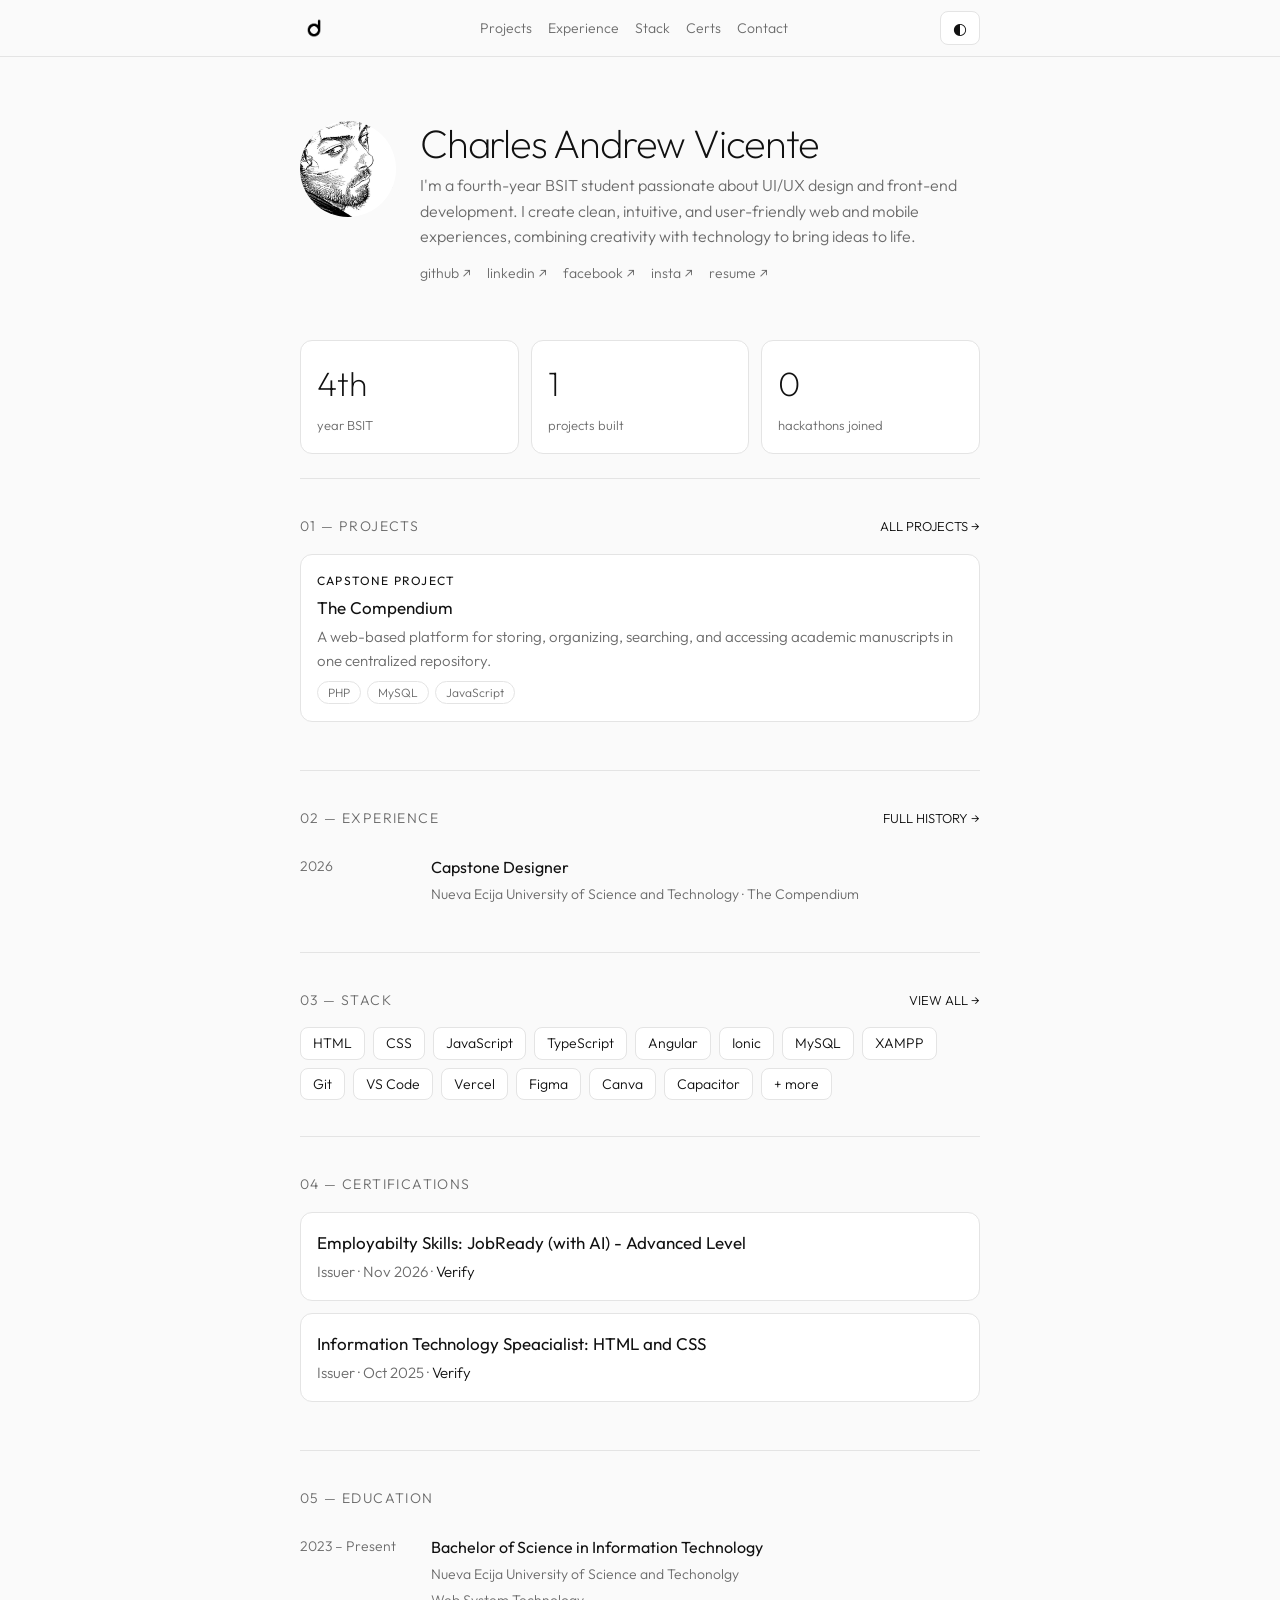
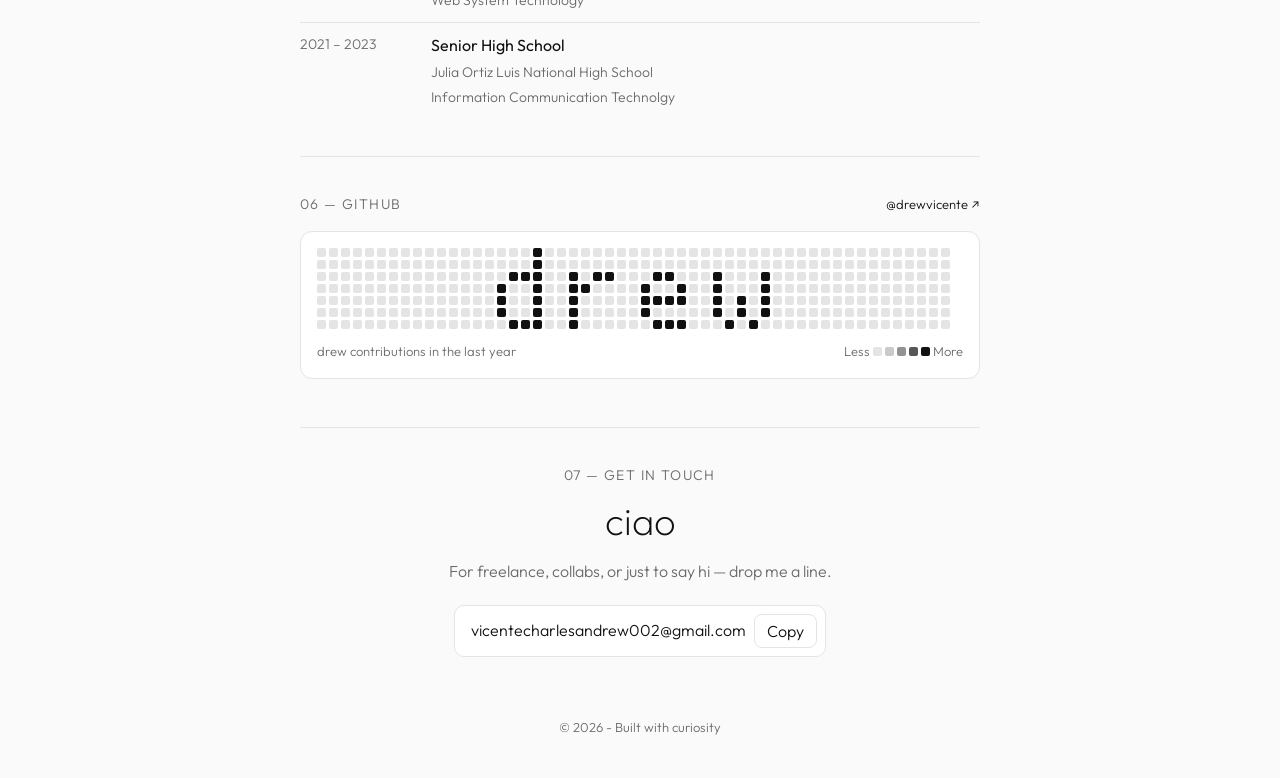
<file: index.html>
<!DOCTYPE html>
<html lang="en">

<head>
  <meta charset="utf-8">
  <meta name="viewport" content="width=device-width, initial-scale=1, viewport-fit=cover">
  <script>
    try {
      var savedTheme = localStorage.getItem('theme');
      if (savedTheme === 'dark' || savedTheme === 'light') document.documentElement.dataset.theme = savedTheme;
    } catch (e) {}
  </script>
  <title>drew.design</title>
  <link rel="preconnect" href="https://fonts.googleapis.com">
  <link rel="preconnect" href="https://fonts.gstatic.com" crossorigin>
  <link href="https://fonts.googleapis.com/css2?family=Outfit:wght@200;300;400&display=swap" rel="stylesheet">
  <link rel="stylesheet" href="style.css">
  <link rel="icon" href="assets/d.png">
</head>

<body>
  <div id="bar"></div>
  <nav>
    <div class="wrap">
      <a href="#" class="logo"><img src="assets/d.png" alt="Logo"></a>
      <div class="links"><a href="projects.html">Projects</a><a href="#experience">Experience</a><a
          href="#stack">Stack</a><a href="#certs">Certs</a><a href="#contact">Contact</a></div>
      <button id="theme" aria-label="Toggle theme">◐</button>
    </div>
  </nav>

  <main class="wrap">
    <div class="hero">
      <div class="avatar"><img src="assets/musashi.jpg" alt="Charles Andrew Vicente"></div>
      <div>
        <h1>Charles Andrew Vicente</h1>
        <p>I'm a fourth-year BSIT student passionate about UI/UX design and front-end development. I create clean,
          intuitive, and user-friendly web and mobile experiences, combining creativity with technology to bring ideas
          to life.</p>
        <div class="social">
            <a href="https://github.com/drewvicente">github ↗</a>
            <a href="https://www.linkedin.com/in/charles-andrew-vicente-5716ba428/">linkedin ↗</a>
            <a href="https://www.facebook.com/charlesndrw">facebook ↗</a>
            <a href="https://www.instagram.com/charlesvcnt_/">insta ↗</a>
            <a href="resume/RESUME 2026.pdf">resume ↗</a>
        </div>
      </div>
    </div>

    <div class="stats">
      <div class="stat"><b data-n="4" data-s="th">4th</b><span>year BSIT</span></div>
      <div class="stat"><b data-n="1" data-s="">1+</b><span>projects built</span></div>
      <div class="stat"><b data-n="0" data-s=""> </b><span>hackathons joined</span></div>
    </div>

    <!-- Projects -->
    <section id="projects">
      <div class="head">
        <h2>01 — projects</h2><a href="projects.html">ALL PROJECTS →</a>
      </div>
      <div class="card">
        <div class="badge">Capstone Project</div>
        <h3>The Compendium</h3>
        <p>A web-based platform for storing, organizing, searching, and accessing academic manuscripts in one
          centralized repository.</p>
        <span class="tag">PHP</span><span class="tag">MySQL</span><span class="tag">JavaScript</span>
      </div>
      <!-- <div class="card">
      <h3>Project Two</h3>
      <p>What it does and what you learned building it.</p>
      <span class="tag">React</span><span class="tag">Node.js</span>
    </div>
    <div class="card">
      <h3>Project Three</h3>
      <p>Another thing you shipped. Link to the repo or live demo.</p>
      <span class="tag">Flutter</span><span class="tag">Firebase</span>
    </div> -->
    </section>

    <!-- Experience -->
    <section id="experience">
      <div class="head">
        <h2>02 — experience</h2><a href="exp.html">FULL HISTORY →</a>
      </div>
      <div class="row">
        <div class="y">2026</div>
        <div><b>Capstone Designer</b><span>Nueva Ecija University of Science and Technology · The Compendium</span></div>
      </div>
    </section>

    <!-- Skill -->
    <section id="stack">
      <div class="head">
        <h2>03 — stack</h2><a href="stack.html">VIEW ALL →</a>
      </div>
      <div class="chips">
        <span>HTML</span><span>CSS</span><span>JavaScript</span><span>TypeScript</span><span>Angular</span><span>Ionic</span><span>MySQL</span>
        <span>XAMPP</span><span>Git</span><span>VS Code</span><span>Vercel</span><span>Figma</span><span>Canva</span><span>Capacitor</span><span><a href="stack.html">+ more</a></span>
      </div>
    </section>

    <!-- Certification -->
    <section id="certs">
      <div class="head">
        <h2>04 — certifications</h2>
      </div>
      <div class="card">
        <h3>Employabilty Skills: JobReady (with AI) - Advanced Level</h3>
        <p>Issuer · Nov 2026 · <a
            href="https://web.certificate.wfglobal.org/en/certificate?certificateId=6affe7f1574e661a6da2696d"
            target="_blank" rel="noopener noreferrer" style="color:var(--acc)">Verify</a></p>
      </div>
      <div class="card">
        <h3>Information Technology Speacialist: HTML and CSS</h3>
        <p>Issuer · Oct 2025 · <a
            href="https://www.certiport.com/portal/pages/credentialverification.aspx?code=h8H9-4wUp"
            target="_blank" rel="noopener noreferrer" style="color:var(--acc)">Verify</a></p>
      </div>
    </section>

    <!-- Education -->
    <section id="education">
      <div class="head">
        <h2>05 — education</h2>
      </div>
      <div class="row">
        <div class="y">2023 – Present</div>
        <div><b>Bachelor of Science in Information Technology</b><span>Nueva Ecija University of Science and Techonolgy <br>Web System Technology</span></div>
      </div>
      <div class="row">
        <div class="y">2021 – 2023</div>
        <div><b>Senior High School</b><span>Julia Ortiz Luis National High School <br>Information Communication Technolgy</span></div>
      </div>
    </section>

    <section id="github">
      <div class="head">
        <h2>06 — github</h2><a href="https://github.com/drewvicente" target="_blank">@drewvicente ↗</a>
      </div>
      <div class="card graph">
        <div class="gh-grid" id="gh"></div>
        <div class="gh-meta"><span><span id="ghn">0</span> contributions in the last year</span><span
            class="gh-legend">Less <i></i><i class="l1"></i><i class="l2"></i><i class="l3"></i><i class="l4"></i>
            More</span></div>
      </div>
    </section>

    <section id="contact" class="contact">
      <h2>07 — get in touch</h2>
      <h3>ciao</h3>
      <p class="lead">For freelance, collabs, or just to say hi — drop me a line.</p>
      <div class="mail"><span>vicentecharlesandrew002@gmail.com</span><button id="copy">Copy</button></div>
    </section>
  </main>
  <footer>© 2026 - Built with curiosity</footer>

  <script src="script.js"></script>
</body>

</html>
</file>
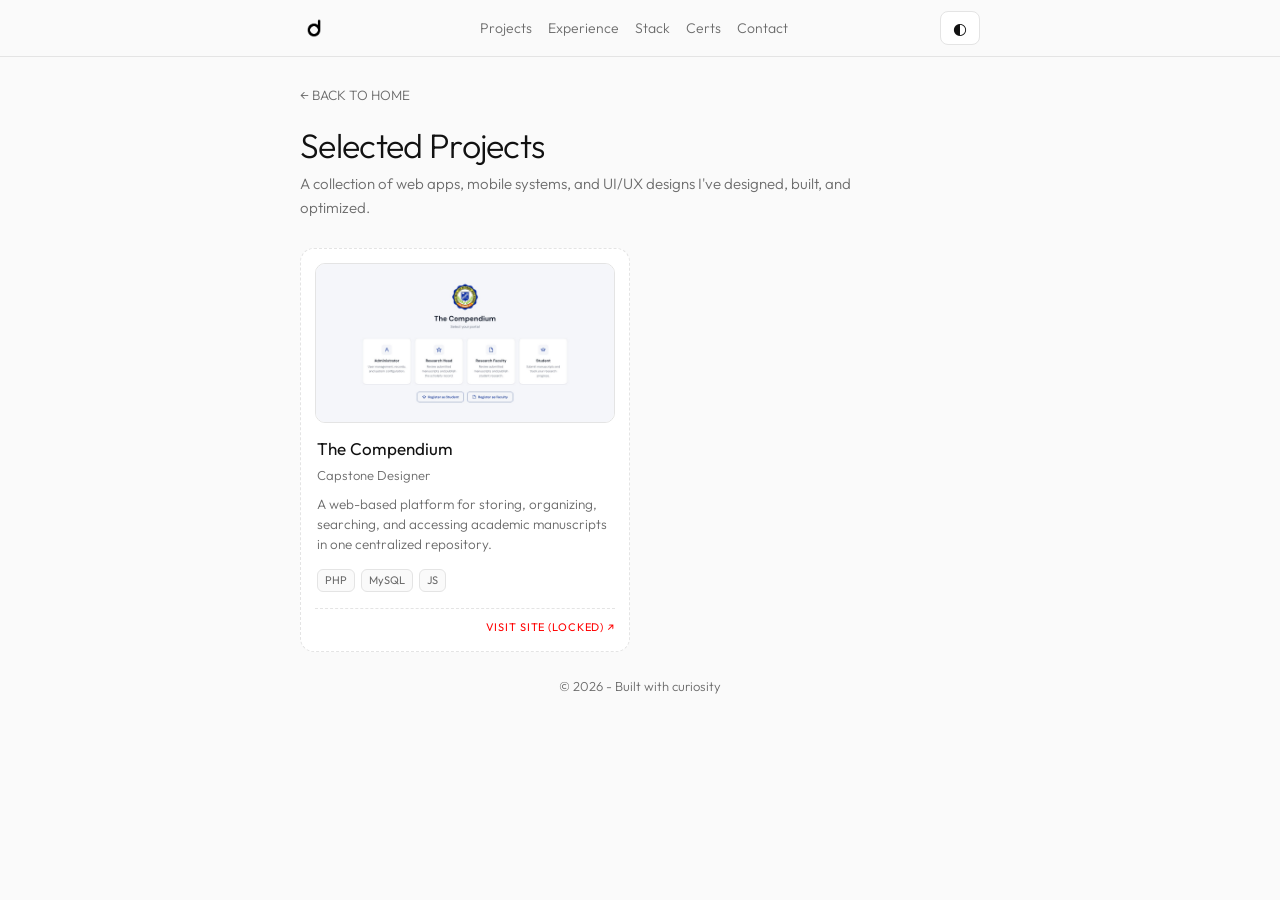
<file: projects.html>
<!DOCTYPE html>
<html lang="en">

<head>
  <meta charset="utf-8">
  <meta name="viewport" content="width=device-width, initial-scale=1, viewport-fit=cover">
  <script>
    try {
      var savedTheme = localStorage.getItem('theme');
      if (savedTheme === 'dark' || savedTheme === 'light') document.documentElement.dataset.theme = savedTheme;
    } catch (e) {}
  </script>
  <title>drew.design</title>
  <link rel="preconnect" href="https://fonts.googleapis.com">
  <link rel="preconnect" href="https://fonts.gstatic.com" crossorigin>
  <link href="https://fonts.googleapis.com/css2?family=Outfit:wght@200;300;400;500&display=swap" rel="stylesheet">
  <link rel="stylesheet" href="style.css">
  <link rel="icon" href="assets/d.png">
</head>

<body>
  <div id="bar"></div>
  <nav>
    <div class="wrap">
      <a href="index.html" class="logo"><img src="assets/d.png" alt="Logo"></a>
      <div class="links">
        <a href="index.html#projects" class="active">Projects</a>
        <a href="index.html#experience">Experience</a>
        <a href="index.html#stack">Stack</a>
        <a href="index.html#certs">Certs</a>
        <a href="index.html#contact">Contact</a>
      </div>
      <button id="theme" aria-label="Toggle theme">&#9680;</button>
    </div>
  </nav>

  <main class="wrap">
    <a href="index.html" class="back-link">← BACK TO HOME</a>

    <header class="projects-header">
      <h1>Selected Projects</h1>
      <p>A collection of web apps, mobile systems, and UI/UX designs I've designed, built, and optimized.</p>
    </header>

    <div class="projects-grid">
      <!-- The Compendium -->
      <article class="project-card">
        <div class="project-preview">
          <img src="assets/jols.jpg" alt="The Compendium">
        </div>
        <div class="project-content">
          <h3>The Compendium</h3>
          <div class="project-role">Capstone Designer</div>
          <p class="project-desc">A web-based platform for storing, organizing, searching, and accessing academic manuscripts in one centralized repository.</p>
          <div class="project-tech">
            <span class="tech-icon" title="PHP">PHP</span>
            <span class="tech-icon" title="MySQL">MySQL</span>
            <span class="tech-icon" title="JavaScript">JS</span>
          </div>
        </div>
        <div class="project-footer">
          <a href="#" class="project-link" style="color: red">VISIT SITE (locked) ↗</a>
        </div>
      </article>

      
    </div>
  </main>

  <footer>© 2026 - Built with curiosity</footer>

  <script src="script.js"></script>
</body>

</html>
</file>
<file: style.css>
/* ==========================================================================
   Theme & Variables
   ========================================================================== */

:root {
  --bg: #fafafa;
  --fg: #111111;
  --mut: #6b6b6b;
  --line: #e4e4e4;
  --card: #ffffff;
  --acc: #111111;
  color-scheme: light;
  box-sizing: border-box;
  padding-top: env(safe-area-inset-top, 0px);
  padding-bottom: env(safe-area-inset-bottom, 0px);
}

:root[data-theme="dark"] {
  --bg: #0a0a0a;
  --fg: #ededed;
  --mut: #8a8a8a;
  --line: #222222;
  --card: #121212;
  --acc: #ededed;
  color-scheme: dark;
}

:root[data-theme="light"] {
  --bg: #fafafa;
  --fg: #111111;
  --mut: #6b6b6b;
  --line: #e4e4e4;
  --card: #ffffff;
  --acc: #111111;
  color-scheme: light;
}

/* ==========================================================================
   Base & Reset
   ========================================================================== */

* {
  box-sizing: border-box;
}

html {
  scroll-padding-top: env(safe-area-inset-top, 0px);
  scroll-behavior: smooth;
}

body {
  margin: 0;
  background: var(--bg);
  color: var(--fg);
  font: 300 16px/1.6 "Outfit", ui-sans-serif, system-ui, -apple-system, "Segoe UI", sans-serif;
}

a {
  color: inherit;
  text-decoration: none;
}

button {
  font-family: inherit;
  font-weight: 300;
  font-size: inherit;
  color: inherit;
  background: var(--card);
  border: 1px solid var(--line);
  border-radius: 8px;
  padding: 6px 12px;
  cursor: pointer;
  transition: border-color 0.2s ease;
}

button:hover {
  border-color: color-mix(in srgb, var(--fg) 25%, var(--line));
}

.wrap {
  max-width: 720px;
  margin: 0 auto;
  padding: 0 20px;
}

/* ==========================================================================
   Navigation
   ========================================================================== */

nav {
  position: sticky;
  top: env(safe-area-inset-top, 0px);
  background: var(--bg);
  border-bottom: 1px solid var(--line);
  z-index: 5;
}

nav .wrap {
  display: flex;
  justify-content: space-between;
  align-items: center;
  height: 56px;
  gap: 12px;
}

nav .logo {
  display: flex;
  align-items: center;
}

nav .logo img {
  height: 28px;
  width: 28px;
  object-fit: contain;
}

:root[data-theme="dark"] nav .logo img {
  filter: invert(1);
}

nav b {
  font-weight: 300;
  letter-spacing: 0.04em;
}

nav .links {
  display: flex;
  gap: 16px;
  font-size: 14px;
  color: var(--mut);
  overflow-x: auto;
  overflow-y: hidden;
  scrollbar-width: none;
  -ms-overflow-style: none;
}

nav .links::-webkit-scrollbar {
  display: none;
  width: 0;
  height: 0;
}

nav .links a {
  padding: 4px 0;
  transition: color 0.2s ease;
}

nav .links a:hover {
  color: var(--fg);
}

/* ==========================================================================
   Hero Section
   ========================================================================== */

.hero {
  padding: 64px 0 32px;
  display: grid;
  grid-template-columns: 96px 1fr;
  gap: 24px;
  align-items: start;
}

.avatar {
  width: 96px;
  height: 96px;
  border-radius: 50%;
  background: var(--line);
  display: grid;
  place-items: center;
  font-size: 36px;
  font-weight: 200;
  color: var(--mut);
  overflow: hidden;
}

.avatar img {
  width: 100%;
  height: 100%;
  object-fit: cover;
}

h1 {
  margin: 0 0 8px;
  font-size: 40px;
  font-weight: 200;
  letter-spacing: -0.03em;
  line-height: 1.1;
}

.hero p,
.lead {
  color: var(--mut);
  margin: 0 0 12px;
  font-weight: 300;
}

.social {
  display: flex;
  gap: 16px;
  flex-wrap: wrap;
  font-size: 14px;
}

.social a {
  color: var(--mut);
  transition: color 0.2s ease;
}

.social a:hover {
  color: var(--fg);
}

/* ==========================================================================
   Stats Section
   ========================================================================== */

.stats {
  display: grid;
  grid-template-columns: repeat(3, 1fr);
  gap: 12px;
  margin: 24px 0;
}

.stat {
  border: 1px solid var(--line);
  background: var(--card);
  border-radius: 12px;
  padding: 16px;
}

.stat b {
  display: block;
  font-size: 34px;
  font-weight: 200;
}

.stat span {
  color: var(--mut);
  font-size: 13px;
  font-weight: 300;
}

/* ==========================================================================
   Sections, Headers & Rows
   ========================================================================== */

section {
  padding: 36px 0;
  border-top: 1px solid var(--line);
}

.head {
  display: flex;
  justify-content: space-between;
  align-items: baseline;
  margin-bottom: 16px;
}

h2 {
  margin: 0;
  font-size: 14px;
  font-weight: 300;
  color: var(--mut);
  text-transform: uppercase;
  letter-spacing: 0.1em;
}

.head a {
  font-size: 13px;
  color: var(--acc);
}

.row {
  display: grid;
  grid-template-columns: 115px 1fr;
  gap: 16px;
  padding: 10px 0;
  border-bottom: 1px solid var(--line);
}

.row:last-child {
  border: 0;
}

.row .y {
  color: var(--mut);
  font-size: 14px;
  white-space: nowrap;
}

.row b {
  display: block;
  font-weight: 400;
}

.row span {
  color: var(--mut);
  font-size: 14px;
  font-weight: 300;
}

/* ==========================================================================
   Cards, Badges & Chips
   ========================================================================== */

.card {
  border: 1px solid var(--line);
  background: var(--card);
  border-radius: 12px;
  padding: 16px;
  margin-bottom: 12px;
}

.card h3 {
  margin: 0 0 4px;
  font-size: 17px;
  font-weight: 400;
}

.card p {
  margin: 0;
  color: var(--mut);
  font-size: 15px;
  font-weight: 300;
}

.card p a {
  text-decoration: none;
}

.card p a:hover {
  color: var(--fg);
}

.badge {
  font-size: 12px;
  color: var(--acc);
  font-weight: 400;
  letter-spacing: 0.1em;
  text-transform: uppercase;
  margin-bottom: 4px;
}

.tag {
  display: inline-block;
  font-size: 12px;
  border: 1px solid var(--line);
  border-radius: 99px;
  padding: 1px 10px;
  margin: 8px 6px 0 0;
  color: var(--mut);
}

.chips {
  display: flex;
  flex-wrap: wrap;
  gap: 8px;
}

.chips span {
  border: 1px solid var(--line);
  background: var(--card);
  border-radius: 8px;
  padding: 4px 12px;
  font-size: 14px;
}

/* Certifications */
#certs .card {
  cursor: pointer;
}

#certs .card:hover p a {
  color: var(--fg);
}

/* Blockquote */
blockquote {
  margin: 0 0 12px;
  padding: 16px;
  border-left: 3px solid var(--fg);
  background: var(--card);
  border-radius: 0 12px 12px 0;
  font-size: 15px;
}

blockquote cite {
  display: block;
  margin-top: 8px;
  color: var(--mut);
  font-size: 13px;
  font-style: normal;
}

/* ==========================================================================
   Contact & Footer
   ========================================================================== */

.contact {
  text-align: center;
}

.contact h3 {
  font-size: 38px;
  font-weight: 200;
  margin: 4px 0 8px;
}

.mail {
  display: inline-flex;
  gap: 8px;
  align-items: center;
  border: 1px solid var(--line);
  background: var(--card);
  border-radius: 10px;
  padding: 8px 8px 8px 16px;
  margin-top: 8px;
  animation: pulse 2.4s ease-out infinite;
}

footer {
  padding: 24px 0 40px;
  color: var(--mut);
  font-size: 13px;
  text-align: center;
}

/* Scroll progress bar */
#bar {
  position: fixed;
  top: env(safe-area-inset-top, 0px);
  left: 0;
  height: 2px;
  width: 0;
  background: var(--fg);
  z-index: 10;
  pointer-events: none;
}

/* ==========================================================================
   GitHub Contribution Graph
   ========================================================================== */

.graph {
  overflow-x: auto;
}

.gh-grid {
  display: grid;
  grid-auto-flow: column;
  grid-template-rows: repeat(7, 9px);
  grid-auto-columns: 9px;
  gap: 3px;
  width: max-content;
}

.gh-grid i {
  border-radius: 2px;
  background: var(--line);
}

.gh-grid i.l1 {
  background: color-mix(in srgb, var(--fg) 22%, transparent);
}

.gh-grid i.l2 {
  background: color-mix(in srgb, var(--fg) 45%, transparent);
}

.gh-grid i.l3 {
  background: color-mix(in srgb, var(--fg) 70%, transparent);
}

.gh-grid i.l4 {
  background: var(--fg);
}

.js .gh-grid i {
  opacity: 0;
  transition: opacity 0.4s ease;
}

.js .graph.in .gh-grid i {
  opacity: 1;
}

.gh-meta {
  display: flex;
  justify-content: space-between;
  align-items: center;
  gap: 12px;
  margin-top: 12px;
  font-size: 13px;
  color: var(--mut);
  flex-wrap: wrap;
}

.gh-legend {
  display: flex;
  align-items: center;
  gap: 3px;
}

.gh-legend i {
  width: 9px;
  height: 9px;
  border-radius: 2px;
  background: var(--line);
  display: inline-block;
}

.gh-legend i.l1 {
  background: color-mix(in srgb, var(--fg) 22%, transparent);
}

.gh-legend i.l2 {
  background: color-mix(in srgb, var(--fg) 45%, transparent);
}

.gh-legend i.l3 {
  background: color-mix(in srgb, var(--fg) 70%, transparent);
}

.gh-legend i.l4 {
  background: var(--fg);
}

/* ==========================================================================
   Animations & Hover Effects
   ========================================================================== */

@keyframes up {
  from {
    opacity: 0;
    transform: translateY(18px);
  }
  to {
    opacity: 1;
    transform: none;
  }
}

@keyframes float {
  0%, 100% {
    transform: translateY(0);
  }
  50% {
    transform: translateY(-6px);
  }
}

@keyframes pulse {
  0% {
    box-shadow: 0 0 0 0 color-mix(in srgb, var(--fg) 20%, transparent);
  }
  100% {
    box-shadow: 0 0 0 14px transparent;
  }
}

.js .hero .avatar {
  animation: up 0.7s both, float 4s ease-in-out 0.9s infinite;
}

.js .hero h1 {
  animation: up 0.7s 0.1s both;
}

.js .hero p {
  animation: up 0.7s 0.2s both;
}

.js .hero .social {
  animation: up 0.7s 0.3s both;
}

.js .reveal {
  opacity: 0;
  transform: translateY(18px);
  transition: opacity 0.6s ease, transform 0.6s ease;
}

.js .reveal.in {
  opacity: 1;
  transform: none;
}

.card,
.stat,
.chips span {
  transition: transform 0.25s ease, border-color 0.25s ease, box-shadow 0.25s ease;
}

.js .reveal.in.card:not(.graph):hover,
.js .reveal.in.stat:hover {
  transform: translateY(-4px);
  border-color: color-mix(in srgb, var(--fg) 25%, var(--line));
  box-shadow: 0 8px 24px rgba(0, 0, 0, 0.35);
}

.js .reveal.in.chips-i:hover {
  transform: translateY(-3px);
  border-color: color-mix(in srgb, var(--fg) 30%, var(--line));
}

/* ==========================================================================
   View Transitions & Accessibility
   ========================================================================== */

::view-transition-old(root),
::view-transition-new(root) {
  animation: none;
  mix-blend-mode: normal;
}

::view-transition-old(root) {
  z-index: 1;
}

::view-transition-new(root) {
  z-index: 2;
}

@media (prefers-reduced-motion: reduce) {
  *,
  *::before,
  *::after {
    animation: none !important;
    transition: none !important;
  }
  .js .reveal {
    opacity: 1;
    transform: none;
  }
}

/* ==========================================================================
   Projects Page
   ========================================================================== */

.back-link {
  display: inline-flex;
  align-items: center;
  gap: 6px;
  font-size: 13.5px;
  color: var(--mut);
  margin: 28px 0 20px;
  transition: color 0.2s ease, transform 0.2s ease;
}

.back-link:hover {
  color: var(--fg);
  transform: translateX(-3px);
}

.projects-header {
  margin-bottom: 28px;
}

.projects-header h1 {
  font-size: 34px;
  font-weight: 300;
  margin: 0 0 8px;
  letter-spacing: -0.02em;
}

.projects-header p {
  color: var(--mut);
  font-size: 15px;
  line-height: 1.6;
  margin: 0;
  font-weight: 300;
  max-width: 620px;
}

.projects-grid {
  display: grid;
  grid-template-columns: repeat(2, 1fr);
  gap: 20px;
}

.project-card {
  border: 1px dashed var(--line);
  background: var(--card);
  border-radius: 14px;
  padding: 14px;
  display: flex;
  flex-direction: column;
  transition: transform 0.25s ease, border-color 0.25s ease, box-shadow 0.25s ease;
}

.project-card:hover {
  transform: translateY(-4px);
  border-color: color-mix(in srgb, var(--fg) 30%, var(--line));
  box-shadow: 0 12px 28px rgba(0, 0, 0, 0.05);
}

:root[data-theme="dark"] .project-card:hover {
  box-shadow: 0 12px 28px rgba(0, 0, 0, 0.4);
}

.project-preview {
  width: 100%;
  height: 160px;
  border-radius: 10px;
  border: 1px solid var(--line);
  background: color-mix(in srgb, var(--fg) 2%, var(--card));
  overflow: hidden;
  position: relative;
  display: flex;
  flex-direction: column;
}

.project-preview img {
  width: 100%;
  height: 100%;
  object-fit: cover;
  display: block;
  transition: transform 0.3s ease;
}

.project-card:hover .project-preview img {
  transform: scale(1.03);
}

.preview-browser {
  height: 22px;
  background: color-mix(in srgb, var(--fg) 5%, var(--card));
  border-bottom: 1px solid var(--line);
  display: flex;
  align-items: center;
  padding: 0 8px;
  gap: 4px;
}

.preview-dot {
  width: 5px;
  height: 5px;
  border-radius: 50%;
  background: color-mix(in srgb, var(--fg) 22%, transparent);
}

.preview-body {
  flex: 1;
  display: flex;
  align-items: center;
  justify-content: center;
  padding: 10px;
  position: relative;
  overflow: hidden;
}

.preview-body svg {
  width: 100%;
  height: 100%;
  max-height: 110px;
}

.project-content {
  padding: 12px 2px 2px;
  display: flex;
  flex-direction: column;
  flex: 1;
}

.project-content h3 {
  margin: 0 0 3px;
  font-size: 17px;
  font-weight: 400;
}

.project-role {
  font-size: 13px;
  color: var(--mut);
  font-weight: 300;
  margin-bottom: 8px;
}

.project-desc {
  font-size: 13.5px;
  color: var(--mut);
  line-height: 1.5;
  margin: 0 0 14px;
  font-weight: 300;
  flex-grow: 1;
}

.project-tech {
  display: flex;
  align-items: center;
  gap: 6px;
  flex-wrap: wrap;
  margin-top: auto;
}

.tech-icon {
  display: inline-flex;
  align-items: center;
  gap: 4px;
  padding: 2px 7px;
  border-radius: 6px;
  border: 1px solid var(--line);
  background: color-mix(in srgb, var(--fg) 2%, var(--card));
  font-size: 11px;
  font-weight: 400;
  color: var(--mut);
  transition: border-color 0.2s ease, color 0.2s ease;
}

.tech-icon:hover {
  color: var(--fg);
  border-color: color-mix(in srgb, var(--fg) 30%, var(--line));
}

.tech-icon svg {
  width: 12px;
  height: 12px;
  fill: currentColor;
}

.project-footer {
  margin-top: 14px;
  padding-top: 10px;
  border-top: 1px dashed var(--line);
  display: flex;
  justify-content: flex-end;
}

.project-link {
  font-size: 11px;
  font-weight: 400;
  letter-spacing: 0.08em;
  text-transform: uppercase;
  color: var(--mut);
  transition: color 0.2s ease;
}

.project-link:hover {
  color: var(--fg);
}

/* Pagination */
.pagination-wrap {
  margin-top: 36px;
  padding-top: 24px;
  border-top: 1px dashed var(--line);
  display: flex;
  justify-content: center;
  align-items: center;
  gap: 8px;
  margin-bottom: 48px;
}

.page-btn {
  min-width: 32px;
  height: 32px;
  padding: 0 10px;
  border-radius: 6px;
  border: 1px dashed var(--line);
  background: var(--card);
  color: var(--mut);
  font-size: 13px;
  display: inline-flex;
  align-items: center;
  justify-content: center;
  cursor: pointer;
  transition: all 0.2s ease;
}

.page-btn:hover {
  border-color: color-mix(in srgb, var(--fg) 35%, var(--line));
  color: var(--fg);
}

.page-btn.active {
  background: var(--fg);
  color: var(--bg);
  border-style: solid;
  border-color: var(--fg);
  font-weight: 500;
}

.page-btn.next-btn {
  border-style: dashed;
  gap: 4px;
  font-size: 13px;
}

/* ==========================================================================
   Responsive Breakpoints
   ========================================================================== */

@media (max-width: 640px) {
  .projects-grid {
    grid-template-columns: 1fr;
  }
}

@media (max-width: 520px) {
  .hero {
    grid-template-columns: 1fr;
    padding-top: 40px;
  }

  h1 {
    font-size: 32px;
  }

  .stats {
    grid-template-columns: 1fr 1fr 1fr;
  }

  .row {
    grid-template-columns: 105px 1fr;
    gap: 12px;
  }
}
</file>
